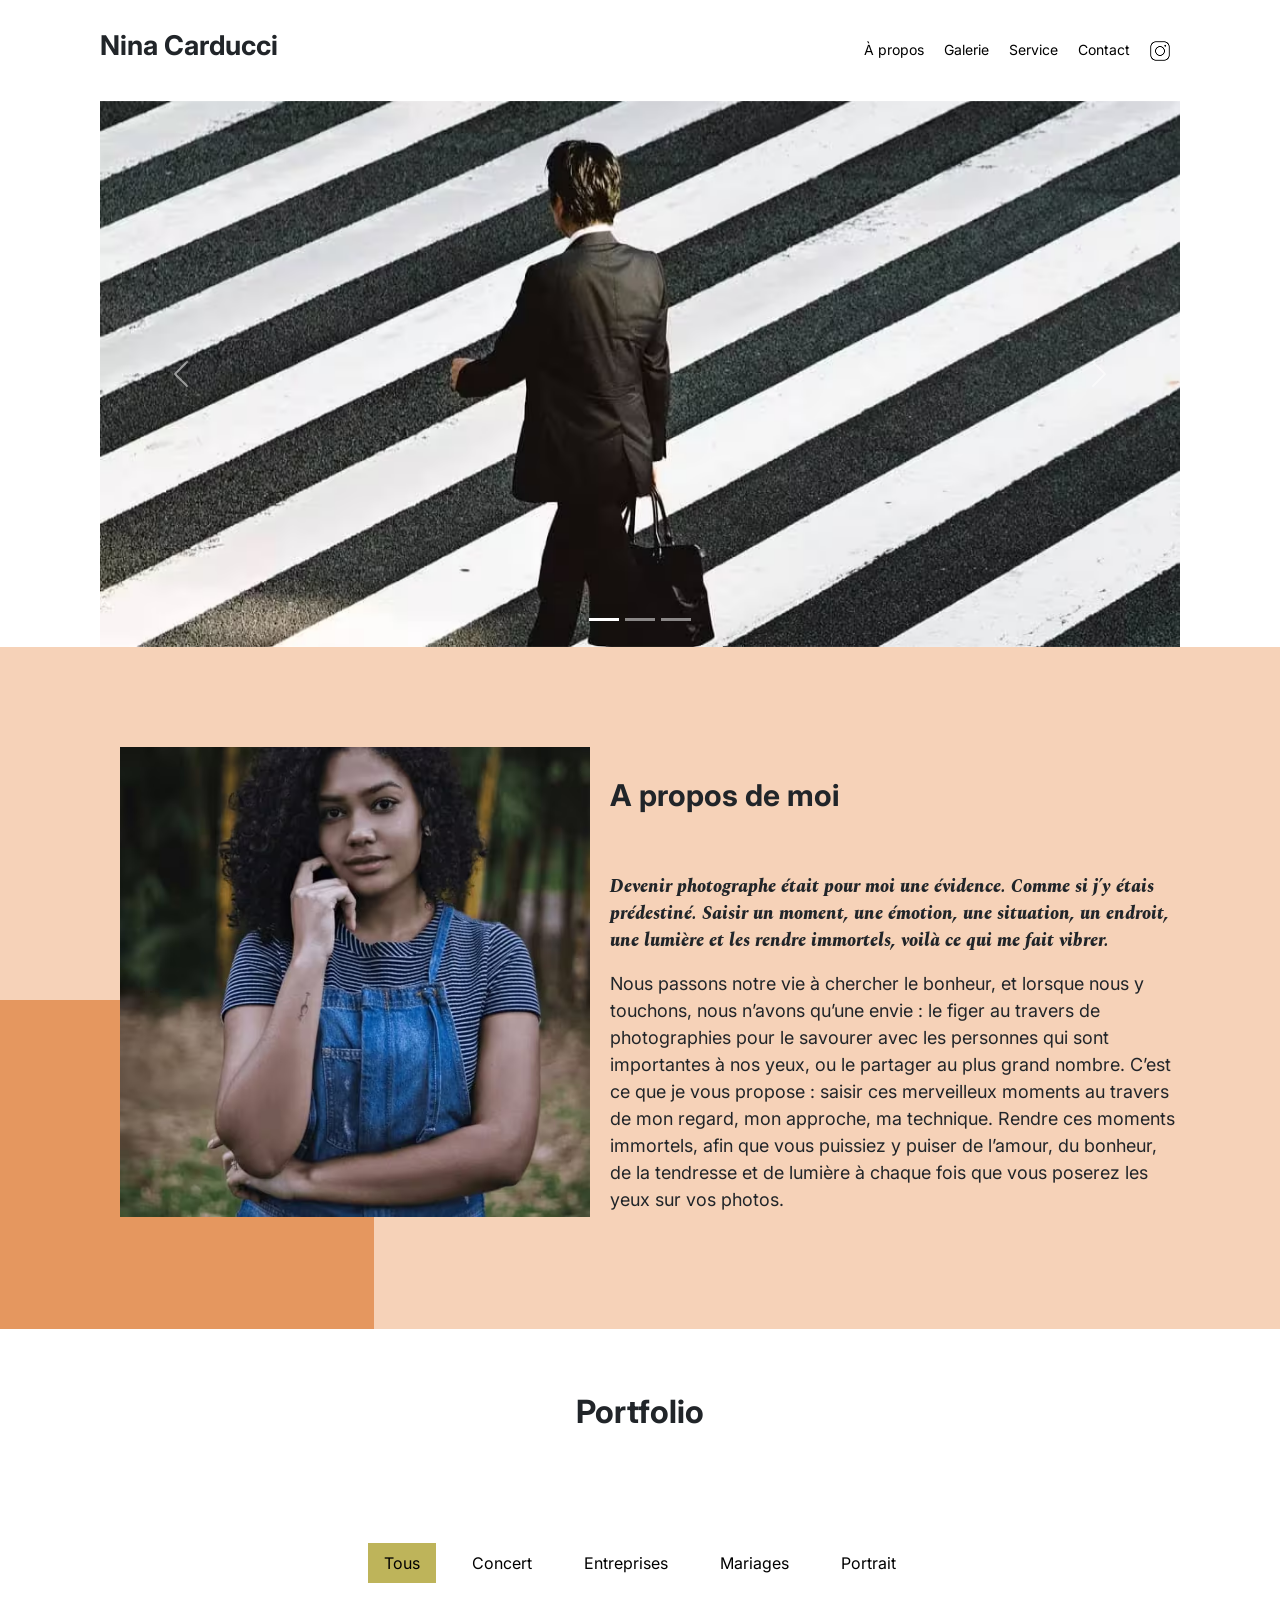
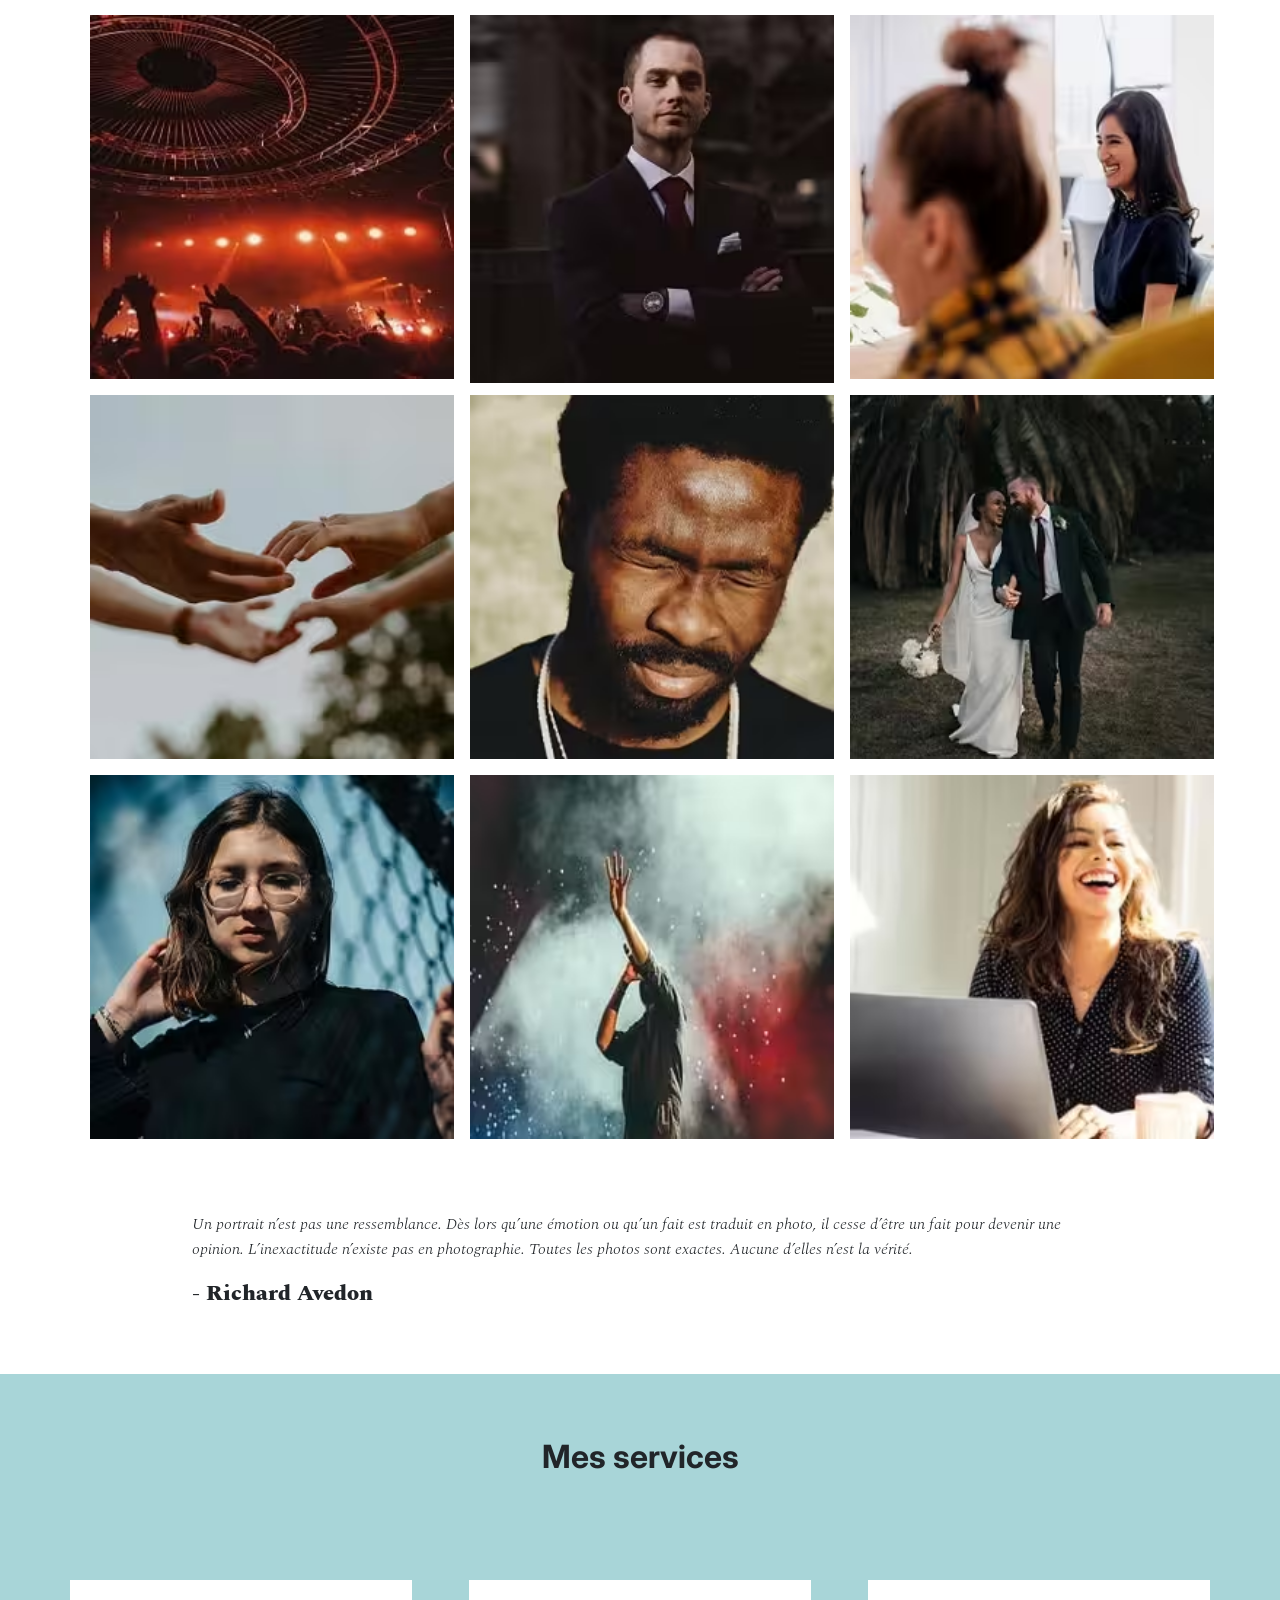
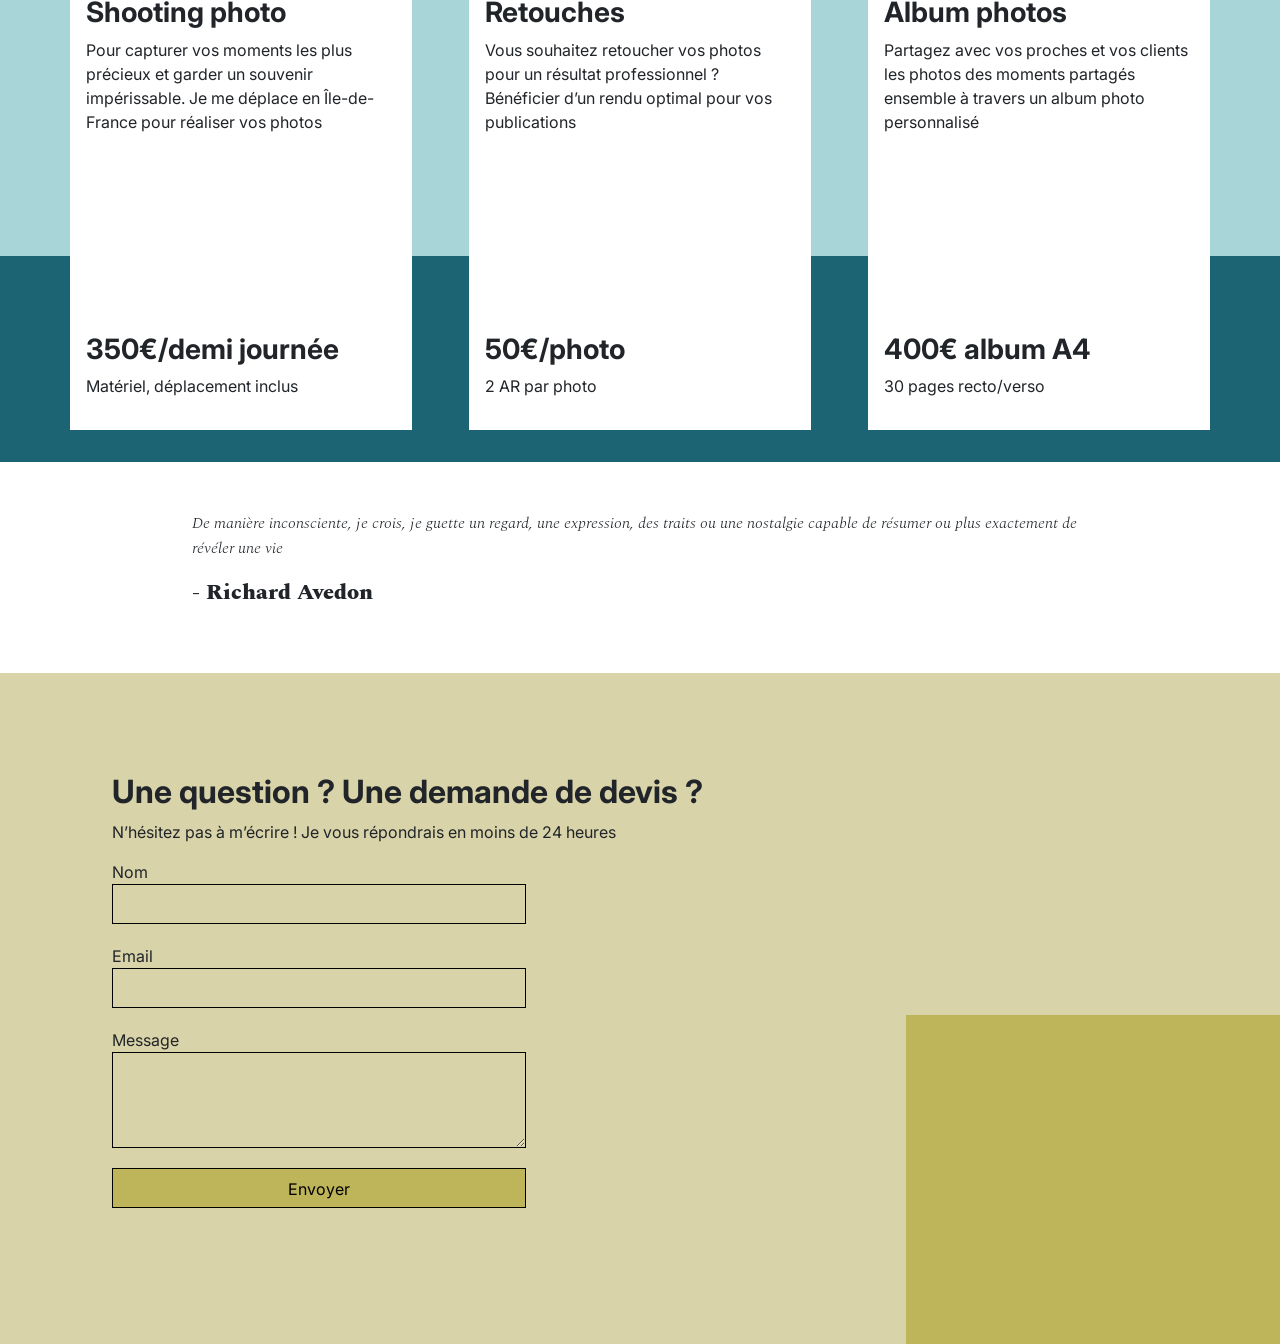
<file: index.html>
<!DOCTYPE html>
<html lang="fr">
<head>
	<meta name="viewport" content="width=device-width, initial-scale=1.0">
	<meta charset="UTF-8">
	<!-- correspondent aux parametres "index" et "follow" actifs -->
	<meta name="robots" content="all">


	<link rel="stylesheet" href="./assets/style.css">
	<link rel="preload" href="./assets/bootstrap/bootstrap.css" as="style">
	<link rel="stylesheet" href="./assets/bootstrap/bootstrap.css">
	<link rel="preconnect" href="https://fonts.googleapis.com">
	<link rel="preconnect" href="https://fonts.gstatic.com" crossorigin>
	<link rel="preload" href="https://fonts.googleapis.com/css2?family=Inter&family=Spectral:ital,wght@0,400;1,300;1,400;1,800&display=swap" as="style">
	<link rel="stylesheet" href="https://fonts.googleapis.com/css2?family=Inter&family=Spectral:ital,wght@0,400;1,300;1,400;1,800&display=swap">

	<link rel="icon" type="image/png" href="./assets/images/IconePhotographe.png">
	<title>Nina Carducci - Phototographe à Bordeaux et Ile-de-France : spécialiste de la photo d'art, pour tout type d'évenement, photo de mariage, portrait... Et meme retouche photo</title>
</head>



<body>
	<!-- itemprop pour le crowling des moteurs de recharches -->
<div itemscope itemtype="http://schema.org/Organization" class="hidden">
	<span itemprop="name">Nina Carducci</span>
	<link itemprop="image" href="./assets/images/nina-grand.avif">
	<span itemprop="description">Photographe d'art sur Bordeaux et Ile de France pour vous aider à immortaliser vos souvenirs</span>
	<div itemprop="address" itemscope itemtype="http://schema.org/PostalAddress">
		<span itemprop="streetAddress">68 avenue Alsace-Lorraine</span>
		<span itemprop="addressLocality">Bordeaux</span>
		<span itemprop="addressRegion">Gironde</span>
		<span itemprop="postalCode">33200</span>
	</div>
	<span itemprop="telephone">0556677889</span>
	<meta itemprop="openingHours" content="lu-ven 10:00-19:00">

	<!-- Open Graph meta pour Facebook -->
	<meta property="og:title" content="Nina Carducci, photographe d'art" />
	<meta property="og:url" content="https://nina-carducci.github.io/" />
	<meta property="og:image" content="./assets/images/nina.png" />
	<meta property="og:description" content="Photographe d'art sur Bordeaux et Ile de France pour vous aider à immortaliser vos souvenirs" />
	<meta property="og:site_name" content="Nina Carducci" />
	<meta property="og:type" content="website" />

	<!-- Card meta pour Twitter -->
	<meta name="twitter:card" content="summary_large_image" />
	<meta name="twitter:site" content="@ninacarducci.photo">
	<meta name="twitter:title" content="Photographe portraits & événementiel" />
	<meta name="twitter:description" content="Photographe d'art sur Bordeaux et Ile de France pour vous aider à immortaliser vos souvenirs" />
	<!-- Twitter summary card avec image large de 280x150px -->
	<meta name="twitter:image:src" content="./assets/images.mariage.png" />
</div>

<header class="top-header">
	<h1 class="name">Nina Carducci</h1>
	<nav class="nav">   
		<ul>
			<li><a href="#about">À propos</a></li>
			<li><a href="#gallery">Galerie</a></li>
			<li><a href="#services">Service</a></li>
			<li><a href="#contact">Contact</a></li>
			<li><a class="social-link" href="https://www.instagram.com/ninacarducci.photo/?hl=fr" target="_blank"><img src="assets/images/instagram.png" alt="Lien pour accéder à instagram"></a></li>
		</ul>
	</nav>
</header>
<section id="header">
	<h2 class="hidden">Caroussel</h2>
	<div id="carouselExampleIndicators" class="carousel slide" data-bs-ride="carousel">
		<div class="carousel-indicators">
			<button type="button" data-bs-target="#carouselExampleIndicators" data-bs-slide-to="0" class="active" aria-current="true" aria-label="Slide 1"></button>
			<button type="button" data-bs-target="#carouselExampleIndicators" data-bs-slide-to="1" aria-label="Slide 2"></button>
			<button type="button" data-bs-target="#carouselExampleIndicators" data-bs-slide-to="2" aria-label="Slide 3"></button>
		</div>
		<div class="carousel-inner">
			<picture class="carousel-item active">
				<img  class="d-block w-100" src="./assets/images/slider/ryoji-iwata-grand.avif"
					srcset="./assets/images/slider/ryoji-iwata-petit.avif 650w, ./assets/images/slider/ryoji-iwata-grand.avif 1180w"
					sizes="(max-width:650px) 650px, 1180px" 
					alt="Homme de dos marchant sur un passage pieton, en costume avec un sac à la main">
			</picture>
			<picture class="carousel-item">
				<img  class="d-block w-100" src="./assets/images/slider/nicholas-green-grand.avif"
					srcset="./assets/images/slider/nicholas-green-petit.avif 650w, ./assets/images/slider/nicholas-green-grand.avif 1180w" 
					sizes="(max-width:650px) 650px, 1180px" 
					alt="Foule de jeunes euphoriques qui assistent à un concert">
			</picture>
			<picture class="carousel-item">
				<img class="d-block w-100" src="./assets/images/slider/edward-cisneros-grand.avif"
					srcset="./assets/images/slider/edward-cisneros-petit.avif 650w, ./assets/images/slider/edward-cisneros-grand.avif 1180w" 
					sizes="(max-width:650px) 650px, 1180px" 
					alt="Couple de jeunes mariés s'embrassant au milieu d'une haie d'honneur">
			</picture>
		</div>
		<button class="carousel-control-prev" type="button" data-bs-target="#carouselExampleIndicators" data-bs-slide="prev">
			<span class="carousel-control-prev-icon" aria-hidden="true"></span>
			<span class="visually-hidden">Previous</span>
		</button>
		<button class="carousel-control-next" type="button" data-bs-target="#carouselExampleIndicators" data-bs-slide="next">
			<span class="carousel-control-next-icon" aria-hidden="true"></span>
			<span class="visually-hidden">Next</span>
		</button>
	</div>
</section>

<aside id="about">
	<picture class="picture left">
		<img id="portrait"
			title="Nina Carducci, Photographe"
			src="./assets/images/nina-grand.avif"
			srcset="./assets/images/nina-petit.avif 470w, ./assets/images/nina-grand.avif 750w" 
			sizes="(max-width: 650px) 470px, 750px"
			alt="Portrait du photographe d'art Nina Carducci, artiste d'une vingtaine dannées">
	</picture>
	<article id="about-me">
		<h2 class="about-me__title">A propos de moi</h2>
		<p class="about-me__introduction">Devenir photographe était pour moi une évidence. Comme si j’y étais prédestiné. Saisir un moment, une émotion, une situation, un endroit, une lumière et les rendre immortels, voilà ce qui me fait vibrer.</p>
		<p>Nous passons notre vie à chercher le bonheur, et lorsque nous y touchons, nous n’avons qu’une envie : le figer au travers de photographies pour le savourer avec les personnes qui sont importantes à nos yeux, ou le partager au plus grand nombre.
			C’est ce que je vous propose : saisir ces merveilleux moments au travers de mon regard, mon approche, ma technique. Rendre ces moments immortels, afin que vous puissiez y puiser de l’amour, du bonheur, de la tendresse et de lumière à chaque fois que vous poserez les yeux sur vos photos.</p>
	</article>
</aside>
<section id="gallery">
	<h2 class="title">Portfolio</h2>
	<div class="container py-3">
		<div class="gallery" style="display: none">
			<img data-gallery-tag="Concert" class="gallery-item" 
				src="./assets/images/gallery/concerts/aaron-paul-grand.avif"
				srcset="./assets/images/gallery/concerts/aaron-paul-petit.avif 650w, ./assets/images/gallery/concerts/aaron-paul-grand.avif 1180w"
				sizes="(max-width: 650px) 250px, 320px"
				title="Cliquer pour agrandir"
				alt="Photo d'un concert sous chapiteau, entre pénombre et spots de lumières rouges">
			<img data-gallery-tag="Entreprises" class="gallery-item" 
				src="./assets/images/gallery/entreprise/ali-morshedlou-grand.avif"
				srcset="./assets/images/gallery/entreprise/ali-morshedlou-petit.avif 650w, ./assets/images/gallery/entreprise/ali-morshedlou-grand.avif 1180w"
				sizes="(max-width: 650px) 250px, 320px"
				alt="Portrait d'un homme la trentaine en custume">
			<img data-gallery-tag="Entreprises" class="gallery-item"
				src="./assets/images/gallery/entreprise/jason-goodman-grand.avif"
				srcset="./assets/images/gallery/entreprise/jason-goodman-petit.avif 650w, ./assets/images/gallery/entreprise/jason-goodman-grand.avif 1180w"
				sizes="(max-width: 650px) 250px, 320px"
				alt="Deux collegues femmes au bureau qui rient">
			<img data-gallery-tag="Mariages" class="gallery-item"
				src="./assets/images/gallery/mariage/hannah-busing-grand.avif"
				srcset="./assets/images/gallery/mariage/hannah-busing-petit.avif 650w, ./assets/images/gallery/mariage/hannah-busing-grand.avif 1180w"
				sizes="(max-width:650px) 250px, 320px"
				alt="Mains d'un homme et d'une femme qui se rejoignent">
			<img data-gallery-tag="Portrait" class="gallery-item"
				src="./assets/images/gallery/portraits/ade-tunji-grand.avif"
				srcset="./assets/images/gallery/portraits/ade-tunji-petit.avif 650w, ./assets/images/gallery/portraits/ade-tunji-grand.avif 1180w"
				sizes="(max-width: 650px) 250px, 320px"
				alt="Portrait d'un homme de couleur avec les yeux fermés">
			<img data-gallery-tag="Mariages" class="gallery-item"
				src="./assets/images/gallery/mariage/jakob-owens-grand.avif"
				srcset="./assets/images/gallery/mariage/jakob-owens-petit.avif 650w, ./assets/images/gallery/mariage/jakob-owens-grand.avif 1180w"
				sizes="(max-width:650px) 250px, 320px"
				alt="Couple de jeunes mariés se tenant par la main devant un palmier">
			<img data-gallery-tag="Portrait" class="gallery-item"
				src="./assets/images/gallery/portraits/nino-van-prattenburg-grand.avif"
				srcset="./assets/images/gallery/portraits/nino-van-prattenburg-petit.avif 650w, ./assets/images/gallery/portraits/nino-van-prattenburg-grand.avif 1180w"
				sizes="(max-width:650px) 250px, 320px"
				alt="Portrait d'une jeune femme d'une vingtaine dd'années devant un grillage">
			<img data-gallery-tag="Concert" class="gallery-item" 
				src="./assets/images/gallery/concerts/austin-neill-grand.avif"
				srcset="./assets/images/gallery/concerts/austin-neill-petit.avif 650w, ./assets/images/gallery/concerts/austin-neill-grand.avif 1180w"
				sizes="(max-width:650px) 250px, 320px"
				alt="Chanteur faisant le chiffre quatre avec ses doigts sur fond de fumée">
			<img data-gallery-tag="Entreprises" class="gallery-item"
				src="./assets/images/gallery/entreprise/mateus-campos-felipe-grand.avif"
				srcset="./assets/images/gallery/entreprise/mateus-campos-felipe-petit.avif 650w, ./assets/images/gallery/entreprise/mateus-campos-felipe-grand.avif 1180w"
				sizes="(max-width:650px) 250px, 320px"
				alt="Femme la trentaine derriere un pc portable qui rie aux éclats">
		</div>
	</div>
	<article class="quote">
		<h3 class="hidden">Citation1</h3>
		<figure>
			<blockquote>
				<cite class="quote__text">Un portrait n’est pas une ressemblance. Dès lors qu’une émotion ou qu’un fait est traduit en photo, il cesse d’être un fait pour devenir une opinion. L’inexactitude n’existe pas en photographie. Toutes les photos sont exactes. Aucune d’elles n’est la vérité.</cite>
			</blockquote>
			<figcaption class="quote__author">- Richard Avedon</figcaption>
		</figure>
	</article>
</section>
<section id="services">
	<h2 class="title">Mes services</h2>
	<div class="container">
		<div class="service">
			<div class="service__description">
				<h3>Shooting photo</h3>
				<p>Pour capturer vos moments les plus précieux et garder un souvenir impérissable. Je me déplace en Île-de-France pour réaliser vos photos</p>
			</div>
			<div class="service__price">
				<h3>350€/demi journée</h3>
				<p>Matériel, déplacement inclus</p>
			</div>

		</div>
		<div class="service">
			<div class="service__description">
				<h3>Retouches</h3>
				<p>Vous souhaitez retoucher vos photos pour un résultat professionnel ? Bénéficier d’un rendu optimal pour vos publications</p>
			</div>
			<div class="service__price">
				<h3>50€/photo</h3>
				<p>2 AR par photo</p>
			</div>
		</div>
		<div class="service">
			<div class="service__description">
				<h3>Album photos</h3>
				<p>Partagez avec vos proches et vos clients les photos des moments partagés ensemble à travers un album photo personnalisé</p>
			</div>
			<div class="service__price">
				<h3>400€ album A4</h3>
				<p>30 pages recto/verso</p>
			</div>
		</div>
	</div>
</section>
<article class="quote">
	<h2 class="hidden">Citation2</h2>
	<figure>
		<blockquote>
			<cite class="quote__text">De manière inconsciente, je crois, je guette un regard, une expression, des traits ou une nostalgie capable de résumer ou plus exactement de révéler une vie</cite>
		</blockquote>
		<figcaption class="quote__author">- Richard Avedon</figcaption>
	</figure>
</article>
<footer id="contact">

	<section class="container">
		<div>
			<h2 id="question">Une question ? Une demande de devis ?</h2>
			<address class="form-container">
				<p> N’hésitez pas à m’écrire ! Je vous répondrais en moins de 24 heures</p>
				<form action="#" method="post">
					<label for="nom">Nom</label>
					<input type="text" name="nom" id="nom">
					<label for="email">Email</label>
					<input type="email" name="email" id="email">
					<label for="message">Message</label>
					<textarea name="message" id="message" cols="30" rows="10"></textarea>
					<input type="submit" value="Envoyer">
				</form>
			</address>
		</div>
		<picture class="picture right">
			<amp-img src="./assets/images/camera.avif"
				alt="Photo artistique d'un vieil appareil photo analogique dans la pénombre"
				height="300px"
				width="300px">
		</picture>
	</section>
</footer>

<script src="./assets/bootstrap/bootstrap.bundle.js"></script>
<script defer src="https://code.jquery.com/jquery-3.4.1.min.js" integrity="sha256-CSXorXvZcTkaix6Yvo6HppcZGetbYMGWSFlBw8HfCJo=" crossorigin="anonymous" ></script>
<script defer src="./assets/maugallery.js"></script>
<script defer src="./assets/scripts.js"></script>
<script async src="https://cdn.ampproject.org/v0.js"></script>
</body>
</html>
</file>
<file: assets/style.css>
body {
	max-width: 1920px;
	margin: auto;
}

* {
	font-family: 'Inter';
	font-style: normal;
}

.hidden {
	display: none;
	/* ou visibility:hidden; */
}

.top-header {
	background-color: white;
	position: sticky;
	top: 0;
	z-index: 1000;
	display: flex;
	justify-content: space-between;
	padding-inline: 100px;
	padding-block: 30px;
	align-items: center;
}

.top-header .name {
	font-size: 1.7em;
}

.nav ul {
	display: flex;
	list-style-type: none;
	font-size: 14px;
	margin-bottom: 0;
}

.nav li {
	padding-inline: 10px;
}

.nav a {
	text-decoration: none;
	color: #000
}

.social-link img {
	height: 20px;
	width: 20px;
}

#header {
	margin: 0 100px 0 100px;
}

#about {
	display: flex;
	background-color: #F6D2B8;
	padding-inline: 100px;
	padding-block: 100px;
	position: relative;
}

#portrait {
	width: 470px;
	height: 470px;
}


.picture.left::before {
	content: ' ';
	background-color: #E5975F;
	width: 374px;
	height: 329px;
	position: absolute;
	bottom: 0;
	left: 0;
	z-index: -1;
}

.d-block {
	width: 1180px;
	height: 546px;
}

.picture {
	flex: 1;
	margin: 0 20px;
	z-index: 0;
}

.picture img {
	width: 300px;
	height: 300px;
}

#about-me {
	flex: 2
}

.about-me__title {
	margin-top: 1em;
	margin-bottom: 60px;
	font-size: 30px;
}

.about-me__introduction {
	font-family: 'Spectral';
	font-weight: 800;
	font-style: italic;
	width: 60%;
}

#about-me p {
	width: 100%;
	font-size: 18px;
}

/* #gallery {
		min-height: 100vh;
}  ----------------------------------------------------------------------------------------------------- */

.title {
	text-align: center;
	padding-block: 2em;
}

.gallery .nav {
	justify-content: center;
}

.nav-pills .nav-link.active,
.nav-pills .show>.nav-link {
	/* color: #fff; */
	background-color: #BEB45A;
	border-radius: 0;
}

.nav-link:hover {
	cursor: pointer;
}

.nav-pills .nav-link {
	color: #000
}

.item-column {
	position: relative;
	margin-bottom: 0 !important;
	padding: 0;
}

.item-column::after {
	content: "";
	display: block;
	padding-bottom: 100%;
}

.gallery-item {
	position: absolute;
	width: 100%;
	height: 100%;
	object-fit: cover;
	padding: .5em;
}

.gallery-item:hover {
	cursor: pointer;
}

.mg-prev,
.mg-next {
	width: 30px;
	height: 30px;
	border-radius: 00%;
	justify-content: center;
	align-items: center;
	display: flex;
	font-size: 24px;
}

.quote {
	font-family: 'Spectral';
	font-style: italic;
	width: 70%;
	margin: auto;
	padding-block: 3em;
}

.quote__text {
	font-family: Spectral;
	font-style: italic;
	font-weight: 300;

}

.quote__author {
	font-family: Spectral;
	font-weight: 800;
	font-size: 22px;
}

#services {
	margin: auto;
	background-color: #A8D5D8;
	position: relative;
}

#services .container::before {
	content: ' ';
	background-color: #1C6474;
	position: absolute;
	width: 100%;
	height: 30%;
	bottom: 0;
	left: 0;
	z-index: 0;
}

#services .container {
	justify-content: space-between;
	display: flex;
	padding: 2em 0;

}

.service {
	background-color: white;
	max-width: 390px;
	width: 30%;
	height: 337px;
	padding: 1em;
	display: flex;
	flex-direction: column;
	justify-content: space-between;
	z-index: 1;
}

#contact {
	margin: auto;
	background-color: #D8D3A8;
	position: relative;
	padding-inline: 100px;
	padding-block: 100px;
}

#contact .container {
	display: flex;
}

.picture.right::before {
	content: ' ';
	background-color: #BEB45A;
	width: 374px;
	height: 329px;
	position: absolute;
	bottom: 0;
	right: 0;
	z-index: -1;
}

.form-container {
	flex: 2;

}

form {
	display: flex;
	flex-direction: column;
	width: 70%;
	align-items: flex-start;
}

form input {
	width: 100%;
	background-color: transparent;
	border: solid 1px;
	height: 2.5em;
	margin-bottom: 20px;
}

form textarea {
	width: 100%;
	background-color: transparent;
	border: solid 1px;
	height: 5em;
	line-height: 2.5em;
	font-size: 1.2em;
	margin-bottom: 20px;
}

input[type="submit"] {
	background-color: #BEB45A;
	padding: .5em 1em
}

@media all and (max-width: 1600px) {
	.service {
		background-color: white;
		max-width: 390px;
		width: 30%;
		height: 450px;
	}
}

@media all and (max-width: 1180px) {
	.picture {
		flex: 2;
	}

	.d-block {
		width: 1180px;
		height: 546px;
		max-width: 1180px;
	}

	#about,
	#contact .container {
		align-items: center;
	}

	.about-me__title {
		margin-top: 0;
		margin-bottom: 1em;
	}

	#about-me h6,
	#about-me p {
		width: 100%;
	}

	#portrait {
		width: 470px;
		height: 470px;
		max-width: 470px;
		max-height: 470px;
	}

	.gallery-item {
		width: 320px;
		height: 320px;
	}
}

@media all and (max-width: 1000px) {
	#header {
		margin: 0px;
	}

	#about {
		flex-direction: column;
	}

	#portrait {
		width: 400px;
		height: 400px;
		max-width: 400px;
		max-height: 400px;
	}

	.picture {
		width: 100%;
		height: 100%;
	}

	.d-block {
		width: 1000px;
		height: 546px;
		max-width: 1000px;
	}

	.picture.left::before {
		width: 100%;
		height: 30%;
		position: absolute;
		bottom: auto;
		top: 0;
		left: 0;
		z-index: -1;
	}

	.about-me__title {
		text-align: center;
		margin-top: 1em;
	}

	.gallery-item {
		width: 240px;
		height: 240px;
	}

	#services .container {
		flex-direction: column;
	}

	.service {
		width: 100%;
		max-width: 100%;
		height: auto;
		margin: 2em 0
	}

	.service__description {
		margin-bottom: 1em;
	}

	#services .container::before {
		width: 30%;
		height: 100%;
		bottom: 0;
		right: 0;
		left: auto;
		z-index: 0;
	}

	#contact .container {
		flex-direction: column;
	}

	#contact .picture.right {
		margin-top: 1em;
	}

	.picture.right::before {
		width: 100%;
		height: 30%;
		position: absolute;
		bottom: 0;
		right: 0;
		z-index: -1;
	}
}

@media all and (max-width: 650px) {
	.top-header {
		flex-direction: column;
		padding-inline: 0;
	}

	.top-header .nav,
	.top-header .nav ul {
		width: 100%;
		padding: 0 0 0 0;
	}

	.top-header .nav li {
		flex: 1;
		padding-block: 1em;
		text-align: center;
	}

	.picture.left::before,
	.picture.right::before {
		height: 150px;
	}

	#portrait {
		width: 470px;
		height: 470px;
		max-width: 470px;
		max-height: 470px;
	}

	.d-block {
		width: 650px;
		height: 546px;
		max-width: 650px;
	}

	.gallery-item {
		width: 270px;
		height: 270px;
	}


	#services .container {
		align-items: center;
	}

	.service {
		max-width: 90%;
	}

	#about,
	#contact {
		padding-inline: 2em;
		padding-block: 2em;
	}

	form {
		width: 100%;
	}

	.picture {
		width: 80%;
	}
}

@media all and (max-width: 580px) {
	.item-column {
		display: flex;
		justify-content: center;
	}

	.item-column::after {
		content: "";
		display: block;
		padding-bottom: 47%;
	}
}
</file>
